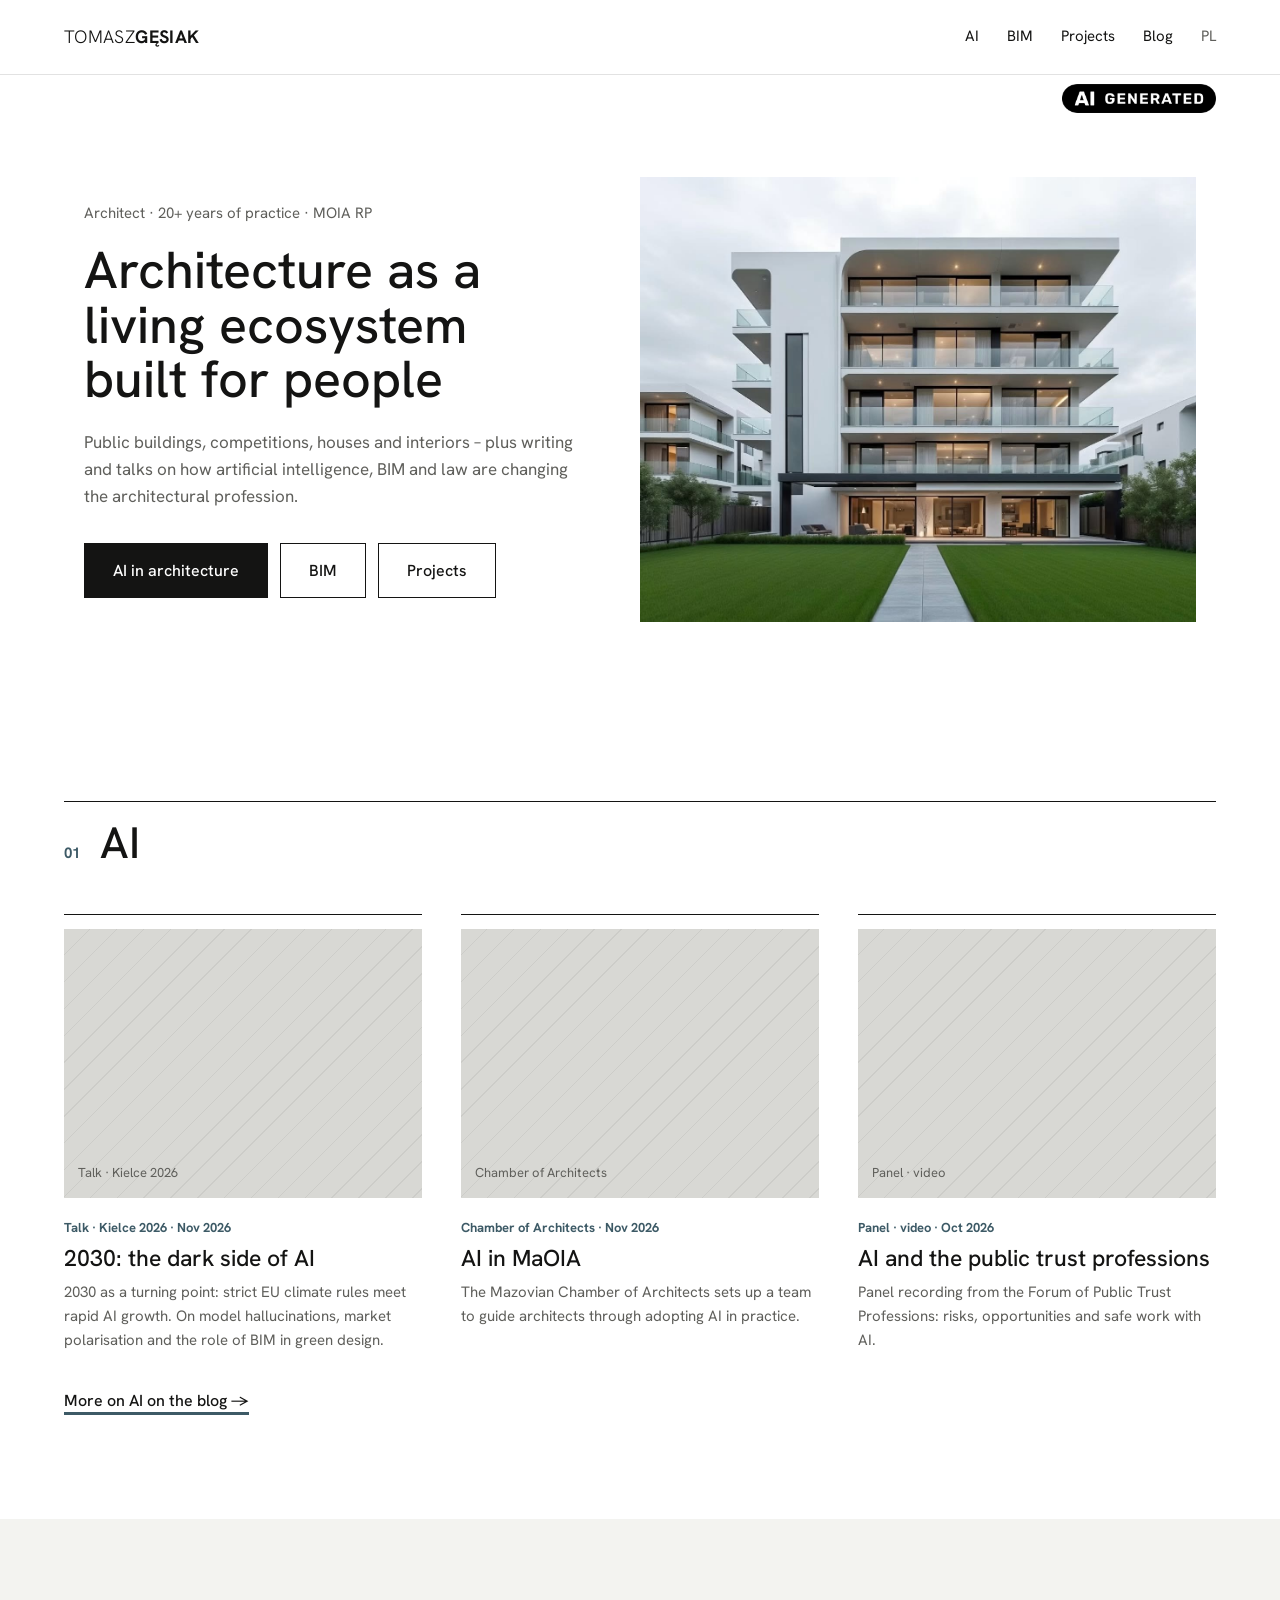
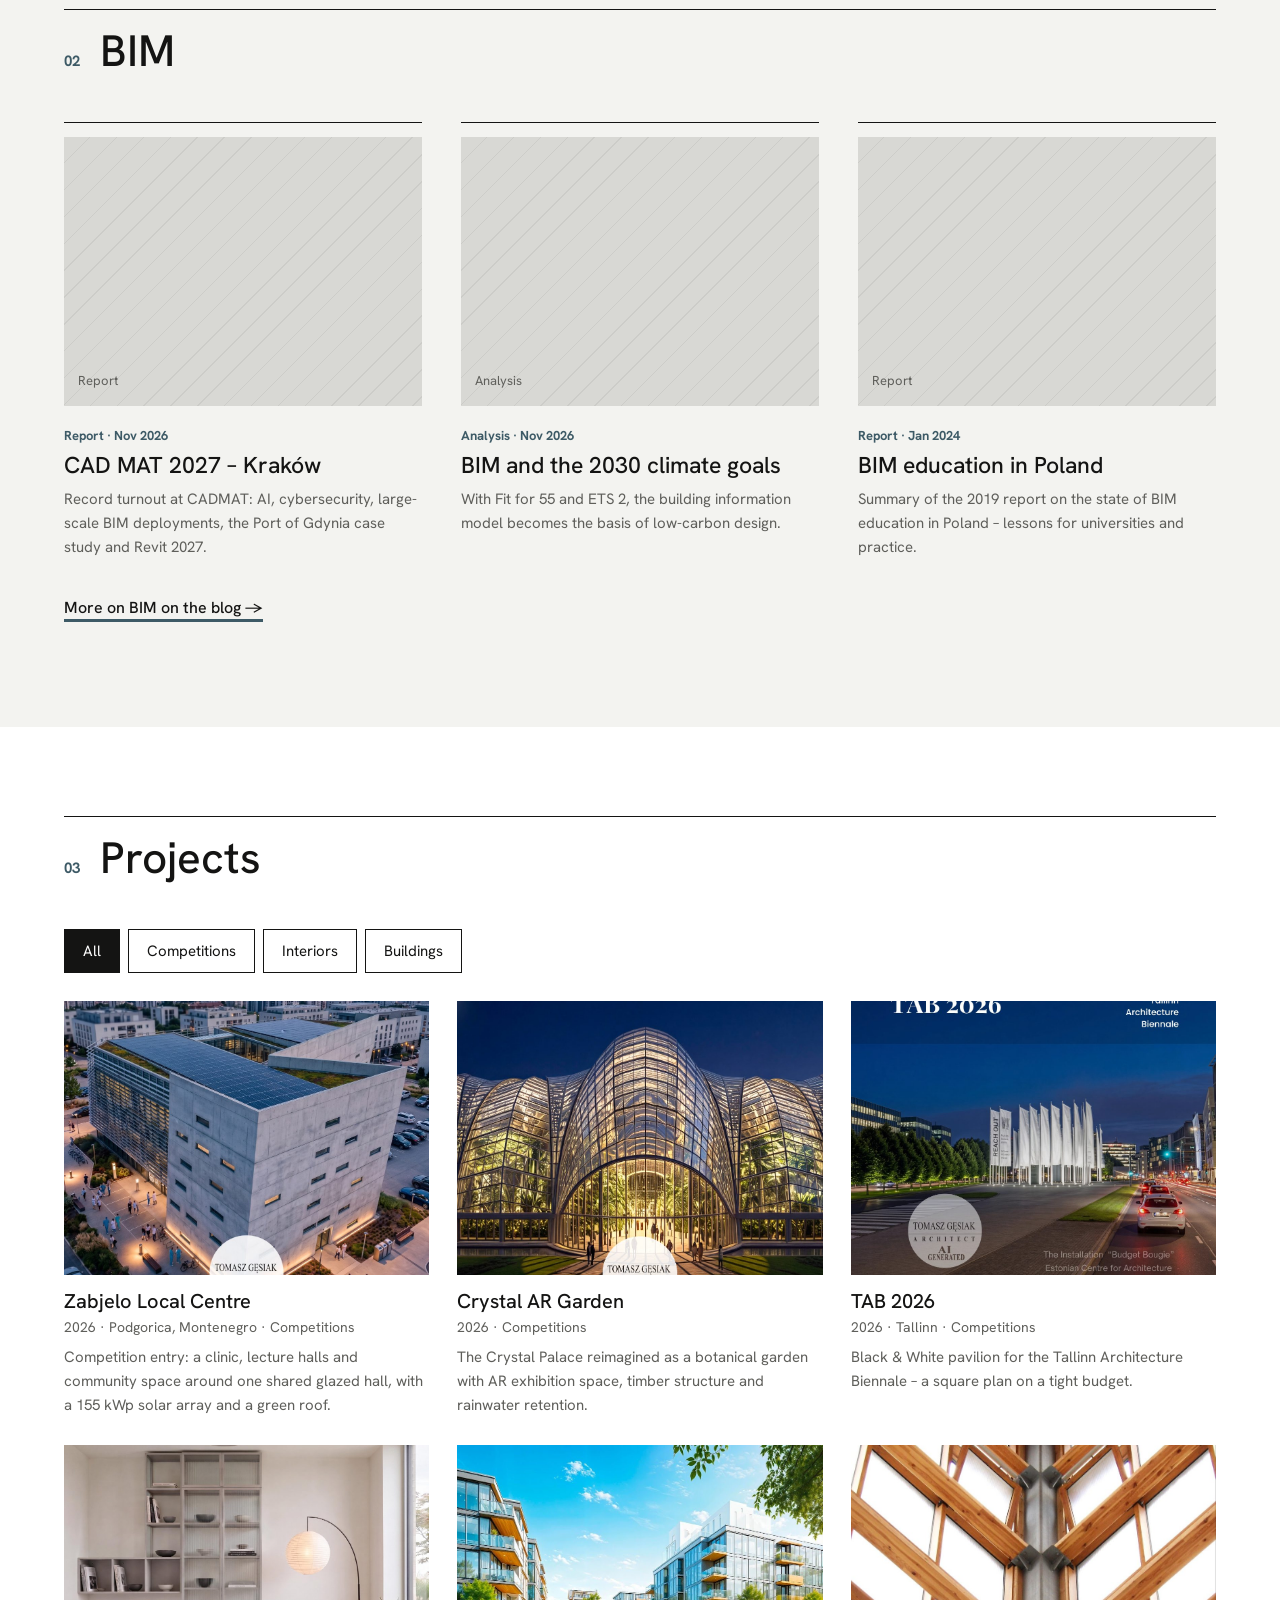
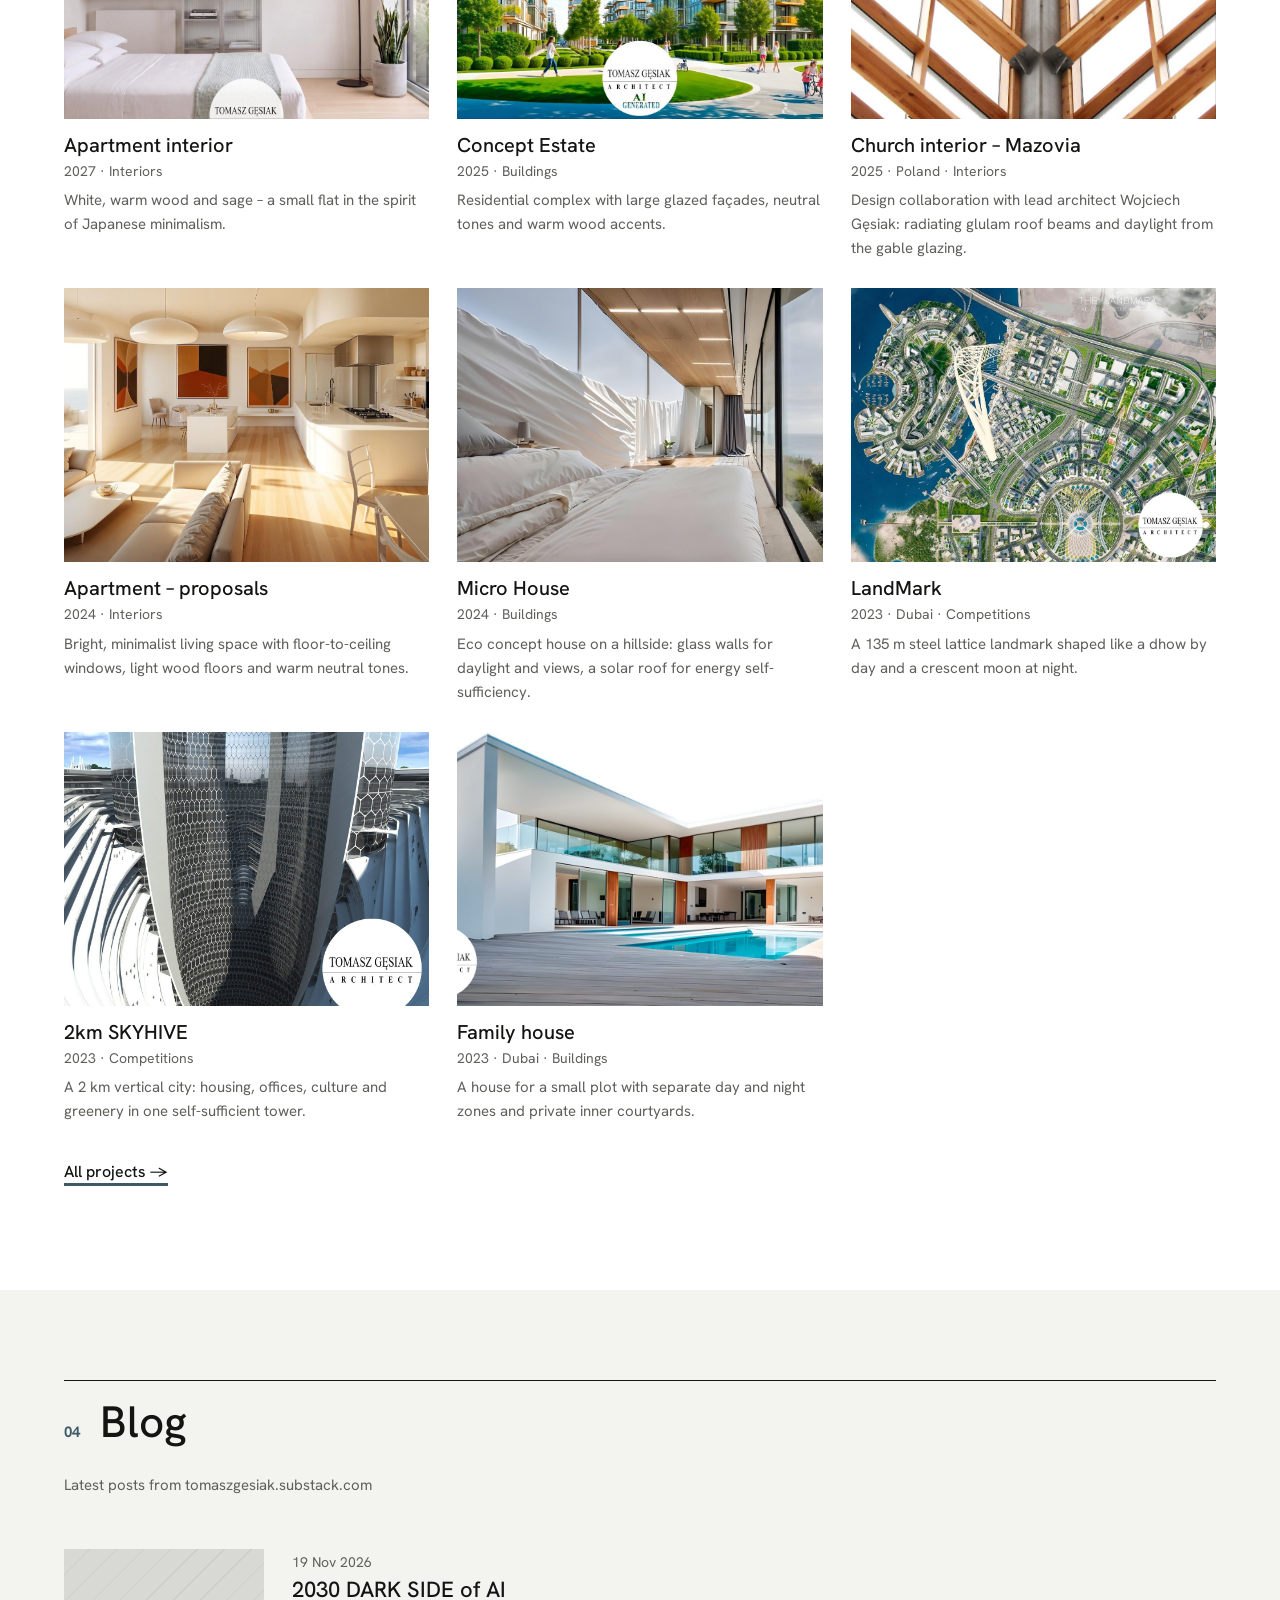
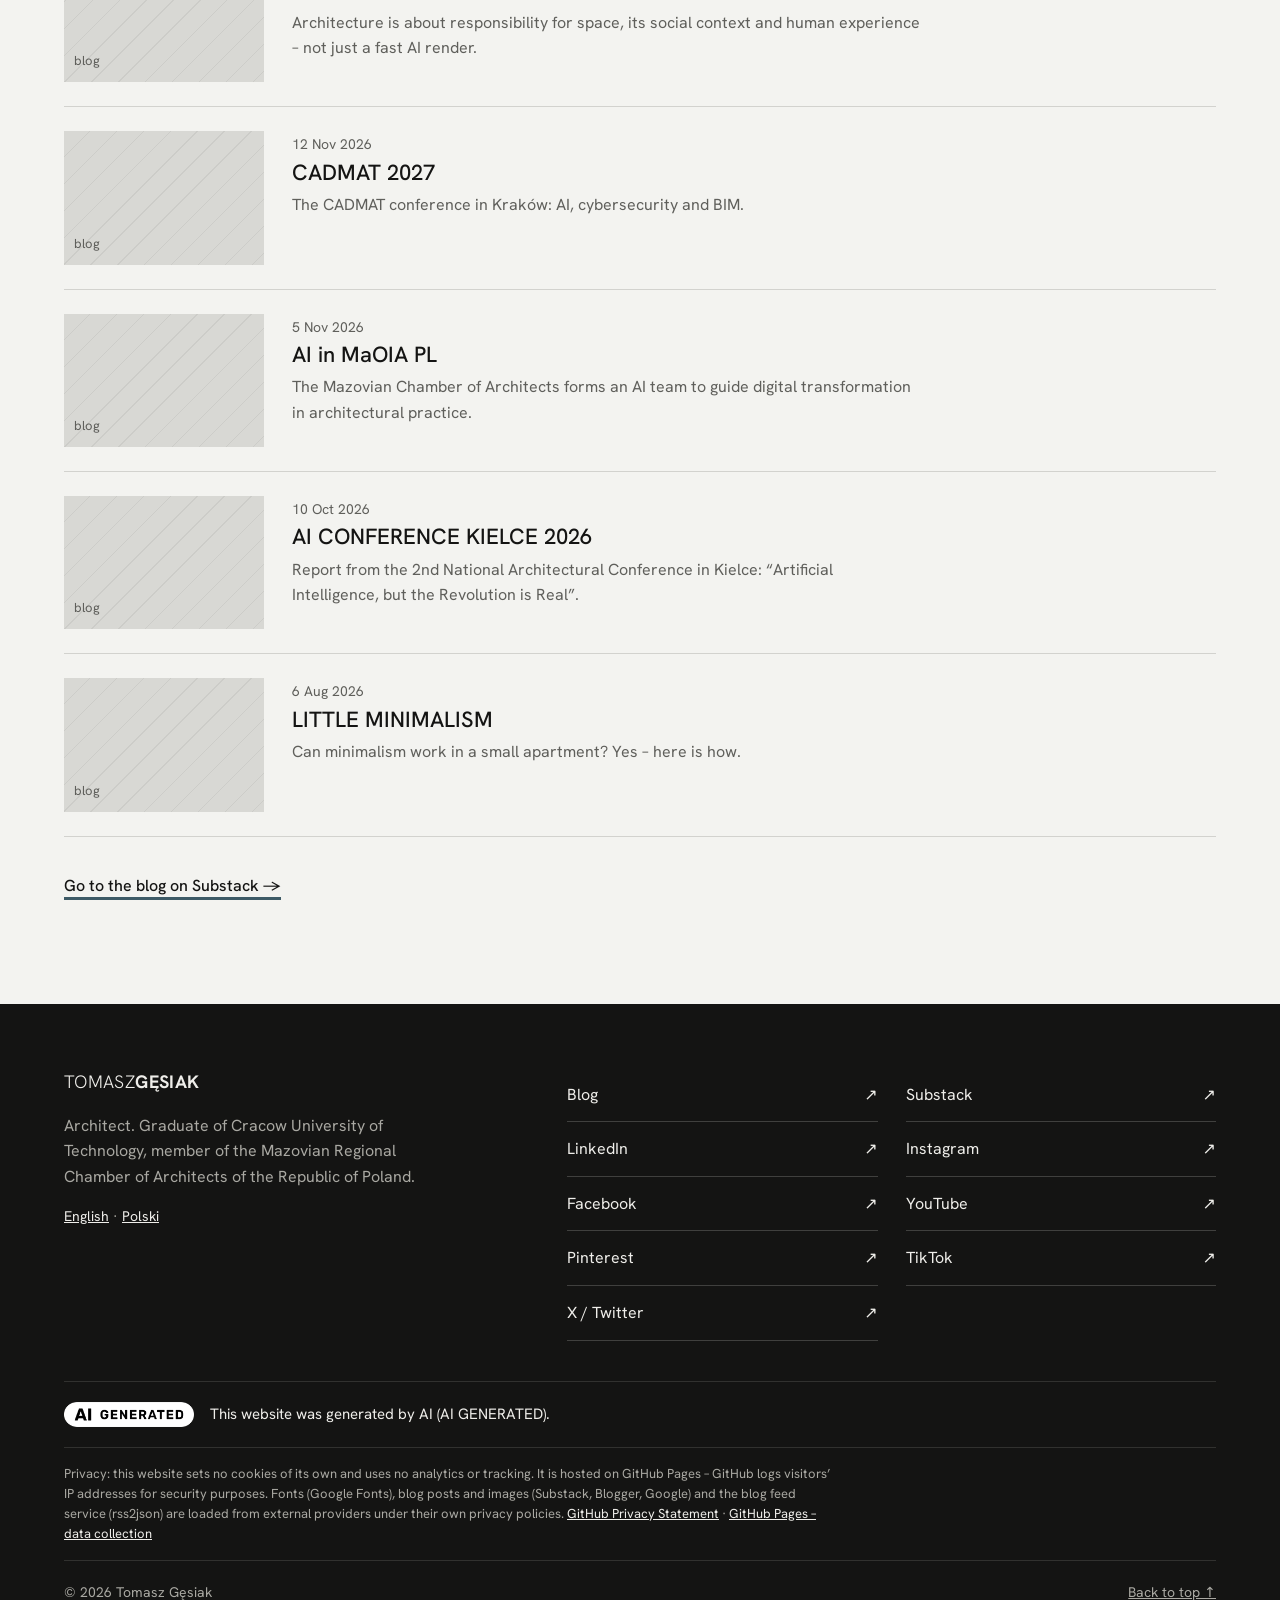
<file: index.html>
<!DOCTYPE html>
<html lang="en">
<head>
<meta charset="utf-8">
<meta name="viewport" content="width=device-width, initial-scale=1">
<title>Tomasz Gęsiak – Architect</title>
<meta name="description" content="Tomasz Gęsiak – architect. AI and BIM in architecture, projects, competitions and a blog on urbanism and the architectural profession.">
<link rel="alternate" hreflang="en" href="./">
<link rel="alternate" hreflang="pl" href="pl/">
<link rel="alternate" hreflang="x-default" href="./">
<link rel="preconnect" href="https://fonts.googleapis.com">
<link rel="preconnect" href="https://fonts.gstatic.com" crossorigin>
<link href="https://fonts.googleapis.com/css2?family=Hanken+Grotesk:wght@300;400;500;700&display=swap" rel="stylesheet">
<link rel="stylesheet" href="css/style.css">
</head>
<body id="top">

<header class="top">
  <a class="logo" href="#top" aria-label="Tomasz Gęsiak – back to top">TOMASZ<b>GĘSIAK</b></a>
  <button class="burger" aria-expanded="false" aria-controls="menu" aria-label="Menu"><span></span><span></span></button>
  <nav id="menu">
    <a href="#ai">AI</a>
    <a href="#bim">BIM</a>
    <a href="#projects-section">Projects</a>
    <a href="#blog">Blog</a>
    <a class="lang" href="pl/" hreflang="pl" lang="pl">PL</a>
  </nav>
</header>

<img class="ai-badge" src="images/ai-generated.png" alt="AI GENERATED – this website was generated by AI" width="160" height="31">

<section class="hero">
  <div class="hero-txt">
    <p class="kicker">Architect · 20+ years of practice · MOIA RP</p>
    <h1>Architecture as a living ecosystem built for people</h1>
    <p class="lead">Public buildings, competitions, houses and interiors – plus writing and talks on how artificial intelligence, BIM and law are changing the architectural profession.</p>
    <div class="btns">
      <a class="btn" href="#ai">AI in architecture</a>
      <a class="btn ghost" href="#bim">BIM</a>
      <a class="btn ghost" href="#projects-section">Projects</a>
    </div>
  </div>
  <figure class="hero-pic">
    <img id="hero-img" src="images/hero.jpg" alt="Visualisation of a residential building – white façade, glazed balconies, garden" width="1280" height="1021">
  </figure>
</section>

<section class="band" id="ai">
  <div class="sec-head"><span class="num">01</span><h2>AI</h2></div>
  <div class="arts" id="ai-arts"></div>
  <p class="more"><a href="https://tomaszgesiak.substack.com/">More on AI on the blog →</a></p>
</section>

<section class="band alt" id="bim">
  <div class="sec-head"><span class="num">02</span><h2>BIM</h2></div>
  <div class="arts" id="bim-arts"></div>
  <p class="more"><a href="https://tomaszgesiak.substack.com/">More on BIM on the blog →</a></p>
</section>

<section class="band" id="projects-section">
  <div class="sec-head"><span class="num">03</span><h2>Projects</h2></div>
  <div class="filters" role="tablist" aria-label="Project filter"></div>
  <div class="grid" id="projects"></div>
  <p class="more"><a href="https://sites.google.com/view/tomaszgesiak/projects">All projects →</a></p>
</section>

<section class="band alt" id="blog">
  <div class="sec-head"><span class="num">04</span><h2>Blog</h2></div>
  <p class="note">Latest posts from tomaszgesiak.substack.com</p>
  <div class="posts" id="posts"></div>
  <p class="more"><a href="https://tomaszgesiak.substack.com/">Go to the blog on Substack →</a></p>
</section>

<footer class="foot">
  <div class="foot-in">
    <div>
      <a class="logo" href="#top">TOMASZ<b>GĘSIAK</b></a>
      <p>Architect. Graduate of Cracow University of Technology, member of the Mazovian Regional Chamber of Architects of the Republic of Poland.</p>
      <p class="langs"><a href="./" hreflang="en" lang="en">English</a> · <a href="pl/" hreflang="pl" lang="pl">Polski</a></p>
    </div>
    <ul class="social" id="social" aria-label="Social media"></ul>
  </div>
  <div class="foot-ai">
    <img src="images/ai-generated.png" alt="AI GENERATED" width="130" height="25">
    <p>This website was generated by AI (AI GENERATED).</p>
  </div>
  <div class="foot-privacy">
    <p>Privacy: this website sets no cookies of its own and uses no analytics or tracking. It is hosted on GitHub Pages – GitHub logs visitors’ IP addresses for security purposes. Fonts (Google Fonts), blog posts and images (Substack, Blogger, Google) and the blog feed service (rss2json) are loaded from external providers under their own privacy policies. <a href="https://docs.github.com/en/site-policy/privacy-policies/github-general-privacy-statement" target="_blank" rel="noopener">GitHub Privacy Statement</a> · <a href="https://docs.github.com/en/pages/getting-started-with-github-pages/about-github-pages#data-collection" target="_blank" rel="noopener">GitHub Pages – data collection</a></p>
  </div>
  <div class="foot-bar"><span>© <span id="year"></span> Tomasz Gęsiak</span><a href="#top">Back to top ↑</a></div>
</footer>

<script src="js/data.js"></script>
<script src="js/main.js"></script>

</body>
</html>
</file>
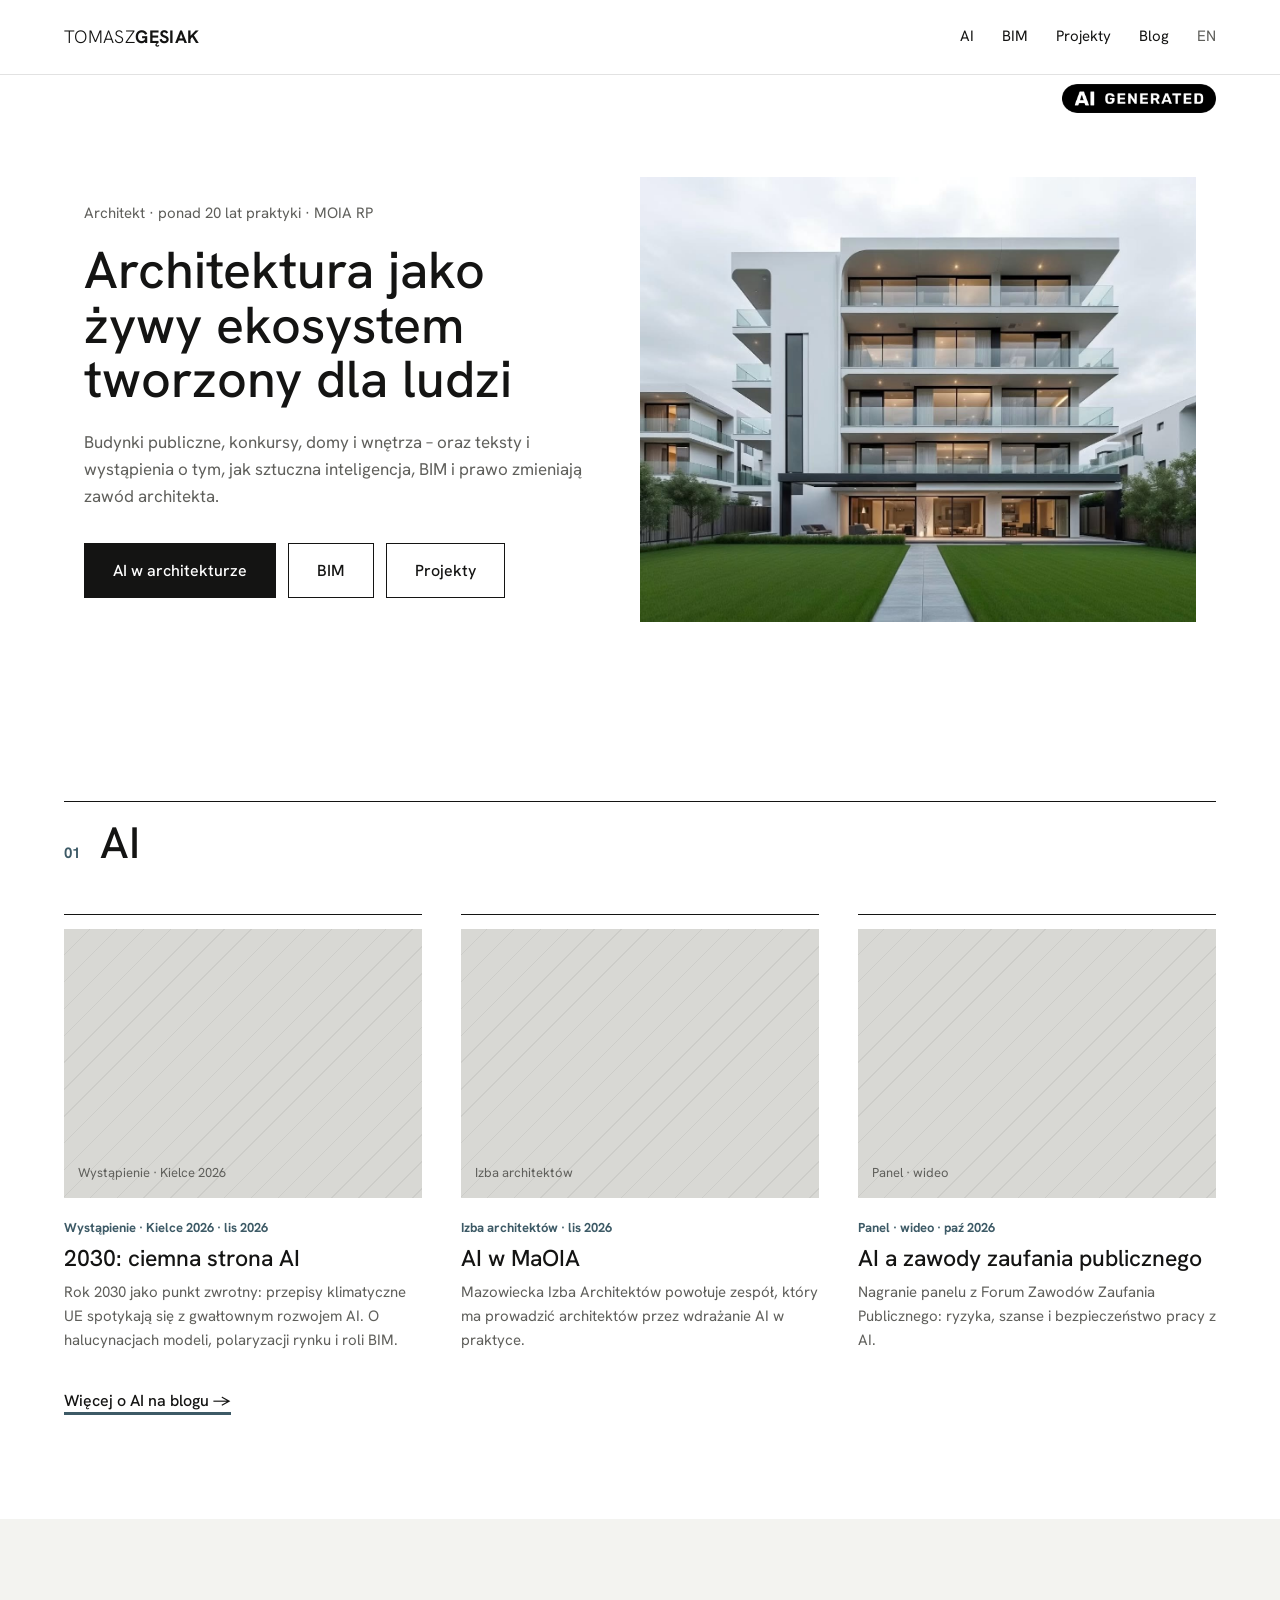
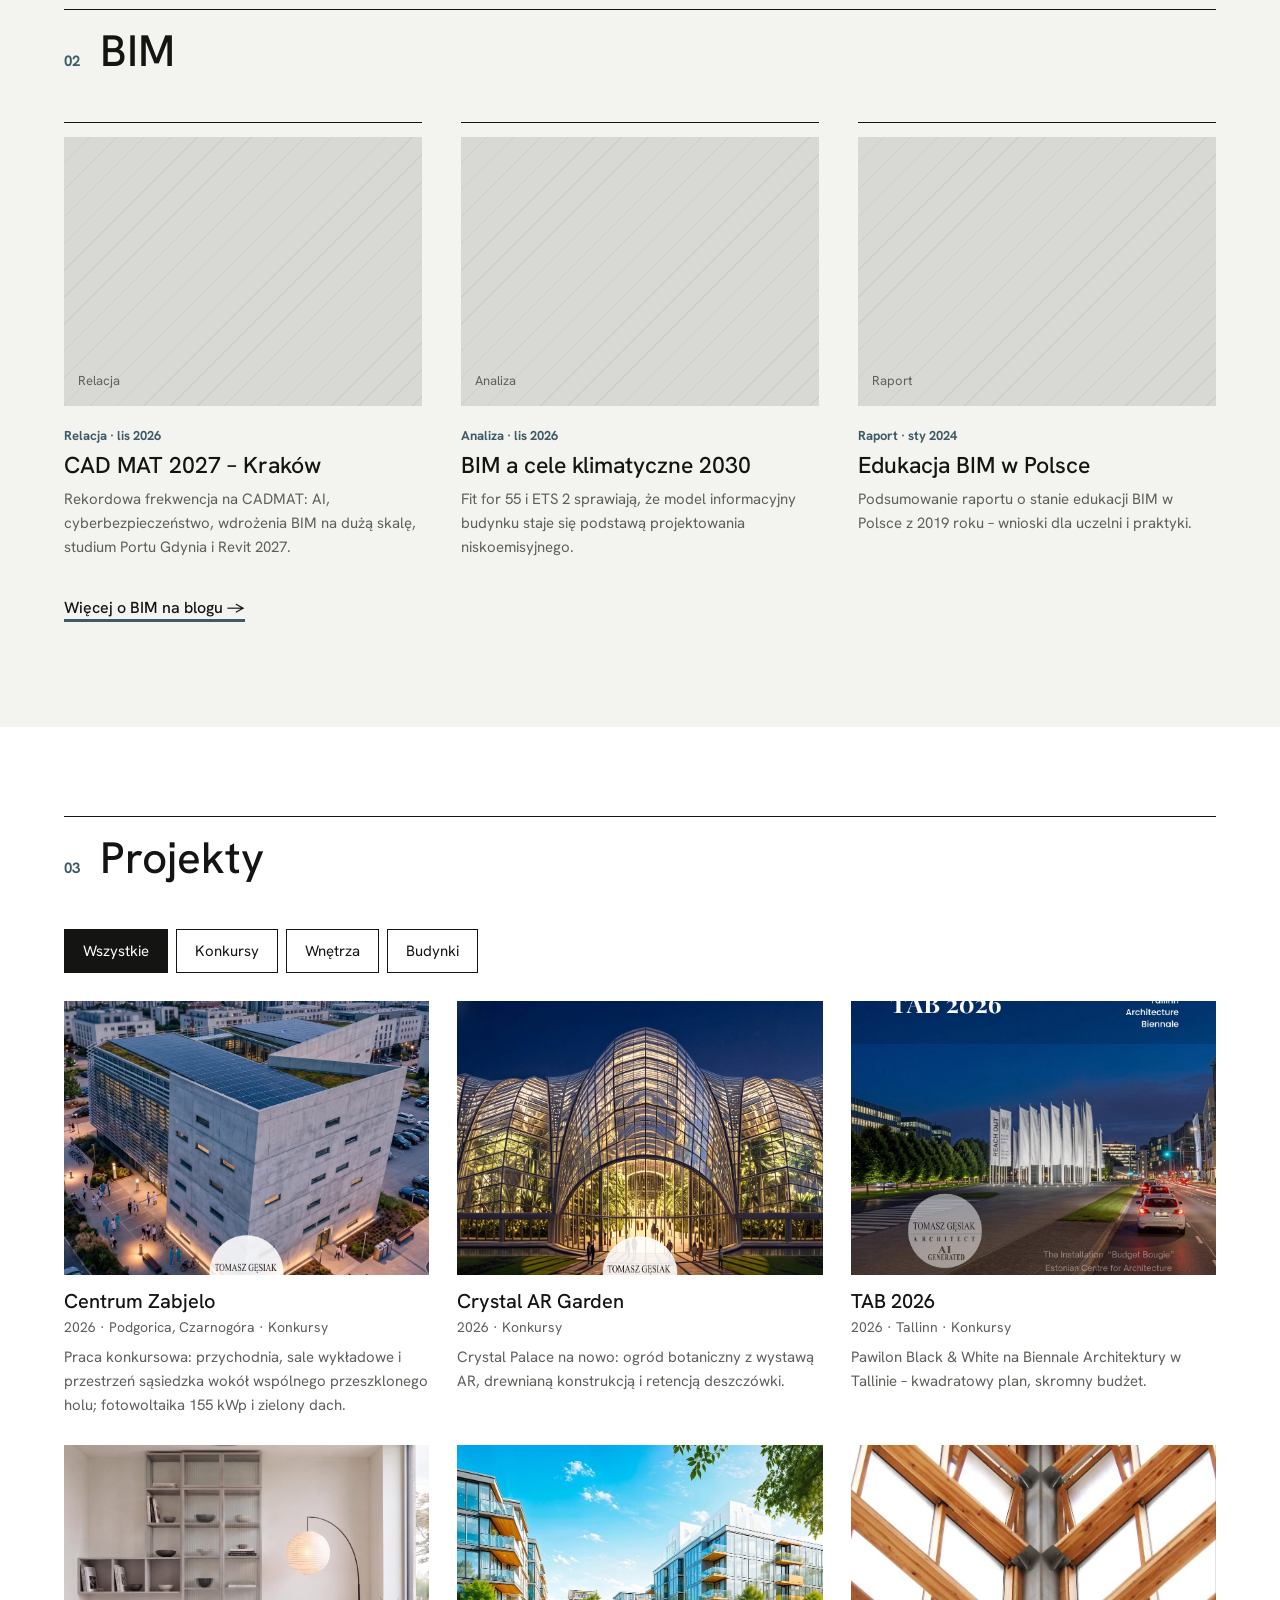
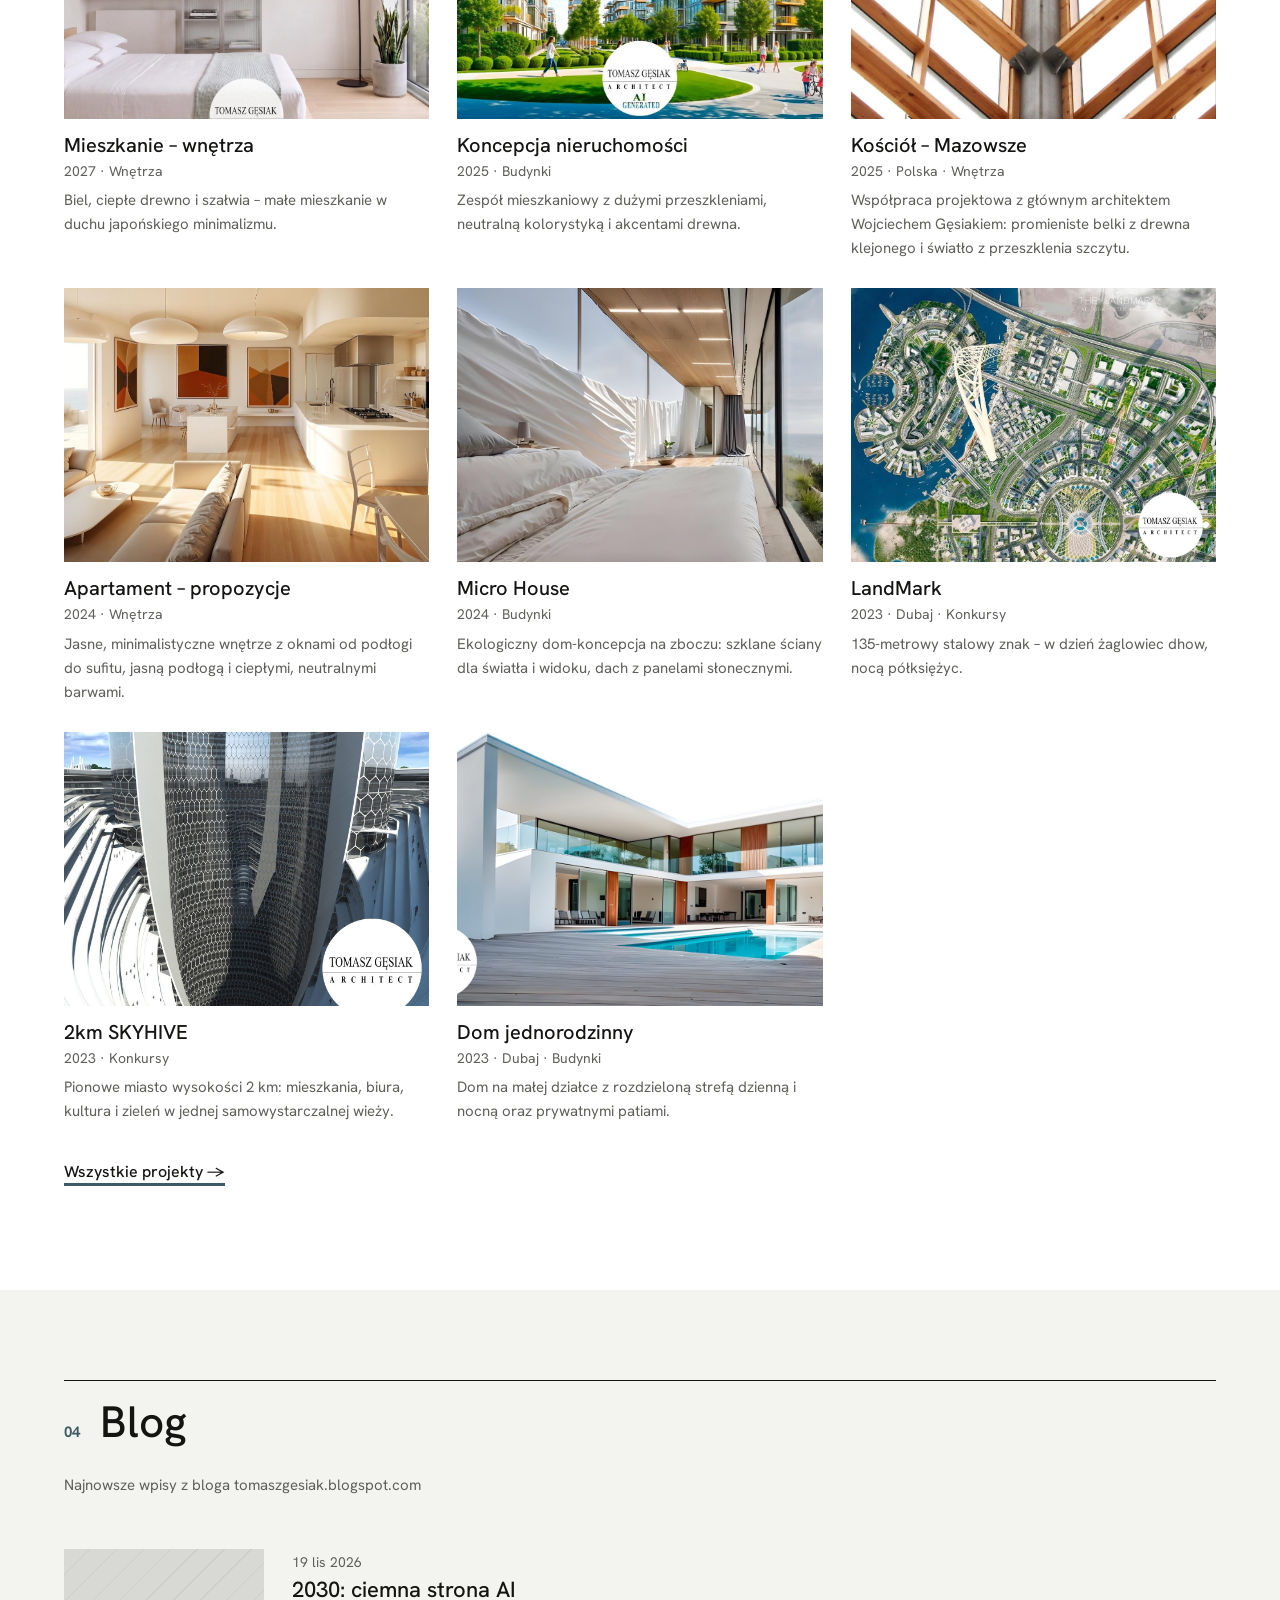
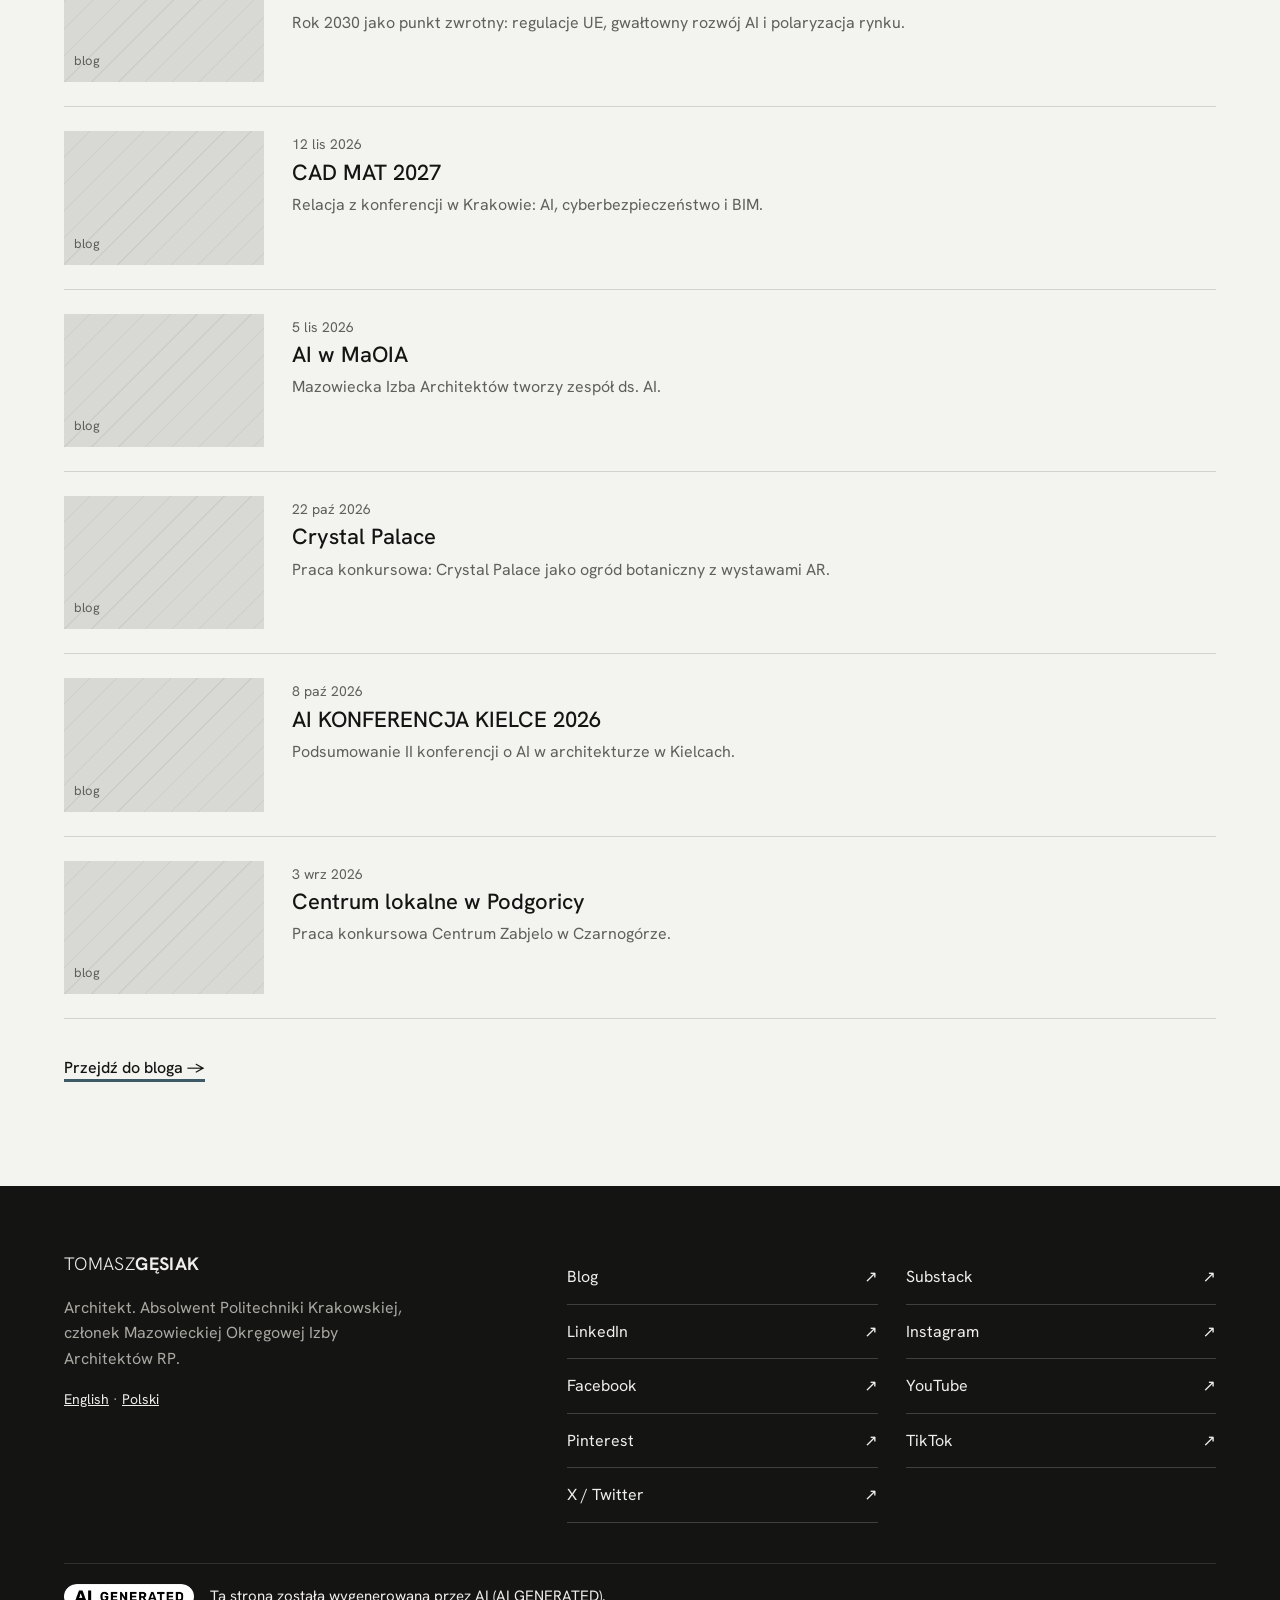
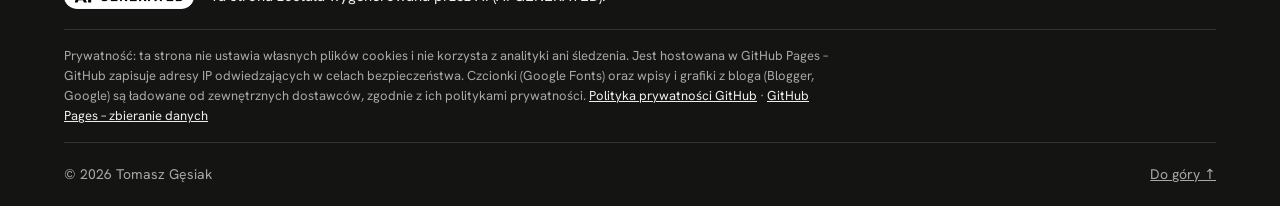
<file: pl/index.html>
<!DOCTYPE html>
<html lang="pl">
<head>
<meta charset="utf-8">
<meta name="viewport" content="width=device-width, initial-scale=1">
<title>Tomasz Gęsiak – Architekt</title>
<meta name="description" content="Tomasz Gęsiak – architekt. AI i BIM w architekturze, projekty, konkursy oraz blog o urbanistyce i zawodzie architekta.">
<link rel="alternate" hreflang="en" href=".././">
<link rel="alternate" hreflang="pl" href="../pl/">
<link rel="alternate" hreflang="x-default" href=".././">
<link rel="preconnect" href="https://fonts.googleapis.com">
<link rel="preconnect" href="https://fonts.gstatic.com" crossorigin>
<link href="https://fonts.googleapis.com/css2?family=Hanken+Grotesk:wght@300;400;500;700&display=swap" rel="stylesheet">
<link rel="stylesheet" href="../css/style.css">
</head>
<body id="top">

<header class="top">
  <a class="logo" href="#top" aria-label="Tomasz Gęsiak – początek strony">TOMASZ<b>GĘSIAK</b></a>
  <button class="burger" aria-expanded="false" aria-controls="menu" aria-label="Menu"><span></span><span></span></button>
  <nav id="menu">
    <a href="#ai">AI</a>
    <a href="#bim">BIM</a>
    <a href="#projekty">Projekty</a>
    <a href="#blog">Blog</a>
    <a class="lang" href="../" hreflang="en" lang="en">EN</a>
  </nav>
</header>

<img class="ai-badge" src="../images/ai-generated.png" alt="AI GENERATED – strona wygenerowana przez AI" width="160" height="31">

<section class="hero">
  <div class="hero-txt">
    <p class="kicker">Architekt · ponad 20 lat praktyki · MOIA RP</p>
    <h1>Architektura jako żywy ekosystem tworzony dla ludzi</h1>
    <p class="lead">Budynki publiczne, konkursy, domy i wnętrza – oraz teksty i wystąpienia o tym, jak sztuczna inteligencja, BIM i prawo zmieniają zawód architekta.</p>
    <div class="btns">
      <a class="btn" href="#ai">AI w architekturze</a>
      <a class="btn ghost" href="#bim">BIM</a>
      <a class="btn ghost" href="#projekty">Projekty</a>
    </div>
  </div>
  <figure class="hero-pic">
    <img id="hero-img" src="../images/hero.jpg" alt="Wizualizacja budynku mieszkalnego – biała elewacja, przeszklone balkony, ogród" width="1280" height="1021">
  </figure>
</section>

<section class="band" id="ai">
  <div class="sec-head"><span class="num">01</span><h2>AI</h2></div>
  <div class="arts" id="ai-arts"></div>
  <p class="more"><a href="https://tomaszgesiak.blogspot.com/">Więcej o AI na blogu →</a></p>
</section>

<section class="band alt" id="bim">
  <div class="sec-head"><span class="num">02</span><h2>BIM</h2></div>
  <div class="arts" id="bim-arts"></div>
  <p class="more"><a href="https://tomaszgesiak.blogspot.com/">Więcej o BIM na blogu →</a></p>
</section>

<section class="band" id="projekty">
  <div class="sec-head"><span class="num">03</span><h2>Projekty</h2></div>
  <div class="filters" role="tablist" aria-label="Filtr projektów"></div>
  <div class="grid" id="projects"></div>
  <p class="more"><a href="https://sites.google.com/view/tomaszgesiak/projekty">Wszystkie projekty →</a></p>
</section>

<section class="band alt" id="blog">
  <div class="sec-head"><span class="num">04</span><h2>Blog</h2></div>
  <p class="note">Najnowsze wpisy z bloga tomaszgesiak.blogspot.com</p>
  <div class="posts" id="posts"></div>
  <p class="more"><a href="https://tomaszgesiak.blogspot.com/">Przejdź do bloga →</a></p>
</section>

<footer class="foot">
  <div class="foot-in">
    <div>
      <a class="logo" href="#top">TOMASZ<b>GĘSIAK</b></a>
      <p>Architekt. Absolwent Politechniki Krakowskiej, członek Mazowieckiej Okręgowej Izby Architektów RP.</p>
      <p class="langs"><a href=".././" hreflang="en" lang="en">English</a> · <a href="../pl/" hreflang="pl" lang="pl">Polski</a></p>
    </div>
    <ul class="social" id="social" aria-label="Media społecznościowe"></ul>
  </div>
  <div class="foot-ai">
    <img src="../images/ai-generated.png" alt="AI GENERATED" width="130" height="25">
    <p>Ta strona została wygenerowana przez AI (AI GENERATED).</p>
  </div>
  <div class="foot-privacy">
    <p>Prywatność: ta strona nie ustawia własnych plików cookies i nie korzysta z analityki ani śledzenia. Jest hostowana w GitHub Pages – GitHub zapisuje adresy IP odwiedzających w celach bezpieczeństwa. Czcionki (Google Fonts) oraz wpisy i grafiki z bloga (Blogger, Google) są ładowane od zewnętrznych dostawców, zgodnie z ich politykami prywatności. <a href="https://docs.github.com/en/site-policy/privacy-policies/github-general-privacy-statement" target="_blank" rel="noopener">Polityka prywatności GitHub</a> · <a href="https://docs.github.com/en/pages/getting-started-with-github-pages/about-github-pages#data-collection" target="_blank" rel="noopener">GitHub Pages – zbieranie danych</a></p>
  </div>
  <div class="foot-bar"><span>© <span id="year"></span> Tomasz Gęsiak</span><a href="#top">Do góry ↑</a></div>
</footer>

<script src="../js/data.js"></script>
<script src="../js/main.js"></script>
<script async src="https://tomaszgesiak.blogspot.com/feeds/posts/default?alt=json-in-script&max-results=6&callback=renderBlog"></script>
</body>
</html>
</file>
<file: css/style.css>
/*
VOICE: spokojny, precyzyjny, jak monografia architekta – dużo bieli, cienkie linie.
IDEA: plansza konkursowa – numerowane sekcje, siatka, rysunek aksonometryczny.
PICTURE: wizualizacja z Google Sites; zapasowo aksonometria bryły.
COLOUR and TYPE: biel, czerń, beton #d8d8d4, akcent grafitowo-szklany #3d5a66; Hanken Grotesk.
LAYOUT: numerowane sekcje jak we wzorcu „Clean”, siatka kart projektów, lista wpisów bloga.
*/
:root{
  color-scheme:light dark;
  --bg:light-dark(#ffffff,#1a1a19);
  --ink:light-dark(#141413,#efeeea);
  --mute:light-dark(#5f5f5b,#a9a8a2);
  --line:light-dark(#141413,#efeeea);
  --plane:light-dark(#d8d8d4,#3a3a37);
  --plane2:light-dark(#ecece8,#2a2a28);
  --alt:light-dark(#f3f3f0,#222220);
  --accent:light-dark(#3d5a66,#8fb3c2);
  --glass:light-dark(#c9d6db,#3d5a66);
  --max:1240px;
}
:root[data-theme=light]{color-scheme:light}
:root[data-theme=dark]{color-scheme:dark}
*{box-sizing:border-box;min-width:0}
html{scroll-behavior:smooth;scroll-padding-top:72px}
body{margin:0;background:var(--bg);color:var(--ink);font:16px/1.6 "Hanken Grotesk",system-ui,sans-serif;overflow-x:clip}
a{color:inherit}
img{display:block;max-width:100%}
h1,h2,h3{font-weight:500;line-height:1.05;text-wrap:balance;margin:0}

/* header */
.top{position:sticky;top:0;z-index:10;display:flex;align-items:center;justify-content:space-between;gap:16px;
  padding:14px max(5vw,16px);background:color-mix(in srgb,var(--bg) 92%,transparent);backdrop-filter:blur(8px);border-bottom:1px solid color-mix(in srgb,var(--ink) 12%,transparent)}
.logo{text-decoration:none;font-weight:300;letter-spacing:.02em;font-size:18px}
.logo b{font-weight:700}
nav{display:flex;gap:28px;flex-wrap:wrap}
nav a{text-decoration:none;font-size:15px;padding:10px 0;border-bottom:2px solid transparent}
nav a:hover,nav a:focus-visible{border-color:var(--accent)}
nav .lang{color:var(--mute)}
.burger{display:none;width:44px;height:44px;border:0;background:none;cursor:pointer;padding:12px}
.burger span{display:block;height:2px;background:var(--ink);margin:6px 0;transition:transform .2s}

/* hero */
.hero{position:relative;display:grid;grid-template-columns:minmax(0,1fr) minmax(0,1.1fr);gap:clamp(24px,4vw,64px);align-items:center;
  max-width:var(--max);margin:0 auto;padding:clamp(72px,8vw,112px) max(5vw,16px) clamp(40px,7vw,96px)}
.kicker{color:var(--mute);margin:0 0 18px;font-size:15px}
h1{font-size:clamp(34px,4.6vw,52px)}
.lead{font-size:17px;max-width:52ch;color:var(--mute);margin:22px 0 32px}
.btn{display:inline-block;padding:14px 28px;border:1.5px solid var(--ink);text-decoration:none;font-weight:500;
  background:var(--ink);color:var(--bg);transition:transform .15s}
.btn.ghost{background:transparent;color:var(--ink)}
.btns{display:flex;flex-wrap:wrap;gap:12px}
.btn:hover{transform:translateY(-2px)}
.hero-pic{margin:0;color:var(--ink);position:relative;aspect-ratio:5/4;background:var(--plane2);overflow:hidden}
.hero-pic img{position:absolute;inset:0;width:100%;height:100%;object-fit:cover;z-index:1}
.hero-fallback{position:absolute;inset:8%;width:84%;height:84%}

/* sekcje */
.band{padding:clamp(48px,7vw,104px) max(5vw,16px)}
.band>*{max-width:var(--max);margin-left:auto;margin-right:auto}
.alt{background:var(--alt)}
.dark{background:#141413;color:#efeeea;--mute:#a9a8a2;--ink:#efeeea}
.sec-head{display:flex;align-items:baseline;gap:20px;border-top:1.5px solid var(--line);padding-top:18px;margin-bottom:clamp(28px,4vw,48px)}
.num{font-size:15px;font-weight:700;color:var(--accent)}
h2{font-size:clamp(32px,4vw,44px)}
.big{font-size:clamp(20px,2.2vw,26px);line-height:1.35;max-width:34ch;margin:0 0 28px}
.cols{display:grid;grid-template-columns:repeat(2,minmax(0,1fr));gap:32px;color:var(--mute)}
.cols p{margin:0;max-width:60ch}
.facts{list-style:none;padding:0;margin:40px 0 0;display:grid;grid-template-columns:repeat(3,minmax(0,1fr));border-top:1px solid color-mix(in srgb,var(--ink) 20%,transparent)}
.facts li{padding:20px 20px 0 0}
.facts b{display:block;font-size:32px;font-weight:500}
.facts span{color:var(--mute);font-size:15px}

/* projekty */
.filters{display:flex;flex-wrap:wrap;gap:8px;margin-bottom:28px}
.filters button{font:inherit;font-size:15px;min-height:44px;padding:0 18px;border:1px solid var(--ink);background:transparent;color:var(--ink);cursor:pointer}
.filters button[aria-selected=true]{background:var(--ink);color:var(--bg)}
.grid{display:grid;grid-template-columns:repeat(auto-fill,minmax(min(100%,280px),1fr));gap:28px}
.card{text-decoration:none;display:flex;flex-direction:column}
.ph{position:relative;aspect-ratio:4/3;background:var(--plane);overflow:hidden;display:flex;align-items:flex-end;padding:14px}
.ph::before{content:"";position:absolute;inset:0;background:repeating-linear-gradient(135deg,transparent 0 18px,color-mix(in srgb,var(--ink) 6%,transparent) 18px 19px)}
.ph em{position:relative;font-style:normal;font-size:13px;color:var(--mute)}
.ph img{position:absolute;inset:0;width:100%;height:100%;object-fit:cover;transition:transform .5s}
.card:hover img{transform:scale(1.04)}
.card h3{font-size:20px;margin:16px 0 4px}
.meta{font-size:14px;color:var(--mute);margin:0 0 6px}
.card p.d{margin:0;font-size:15px;color:var(--mute)}
.more{margin-top:36px}
.more a{font-weight:500;text-decoration-color:var(--accent);text-decoration-thickness:3px;text-underline-offset:6px}

/* blog */
.note{color:var(--mute);margin:-20px 0 28px;font-size:15px}
.posts{display:grid;gap:0}
.post{display:grid;grid-template-columns:200px minmax(0,1fr);gap:28px;padding:24px 0;border-bottom:1px solid color-mix(in srgb,var(--ink) 15%,transparent);text-decoration:none}
.post .ph{aspect-ratio:3/2;padding:10px}
.post time{font-size:14px;color:var(--mute);white-space:nowrap}
.post h3{font-size:22px;margin:4px 0 8px}
.post p{margin:0;color:var(--mute);max-width:70ch}
.post:hover h3{text-decoration:underline;text-decoration-color:var(--accent);text-decoration-thickness:3px}


/* AI / BIM */
.topic{display:grid;grid-template-columns:minmax(0,1fr) minmax(0,2fr);gap:clamp(28px,4vw,56px);align-items:start}
.intro .big{font-size:clamp(19px,1.9vw,23px)}
.sub{font-size:15px;font-weight:700;margin:0 0 8px}
.roles{list-style:none;margin:0;padding:0}
.roles li{padding:12px 0;border-top:1px solid color-mix(in srgb,var(--ink) 15%,transparent)}
.roles b{display:block;font-weight:500}
.roles span{font-size:14px;color:var(--mute)}
.roles a{text-decoration-color:var(--accent);text-underline-offset:4px}
.arts{display:grid;grid-template-columns:repeat(3,minmax(0,1fr));gap:clamp(20px,3vw,40px)}
.art{text-decoration:none;display:flex;flex-direction:column;border-top:1.5px solid var(--ink);padding-top:14px}
.art .ph{aspect-ratio:4/3;margin-bottom:16px}
.art.feat{grid-column:1/-1;display:grid;grid-template-columns:minmax(0,1.2fr) minmax(0,1fr);gap:24px}
.art.feat .ph{margin:0;aspect-ratio:4/3}
.art.feat h3{font-size:clamp(24px,2.6vw,32px)}
.art h3{font-size:clamp(20px,1.8vw,24px);margin:6px 0 10px}
.art p{margin:0;font-size:15px;color:var(--mute)}
.tag{font-size:13px;color:var(--accent);font-weight:700}
.art:hover h3{text-decoration:underline;text-decoration-color:var(--accent);text-underline-offset:4px}
.press{grid-column:1/-1;margin-top:8px}
.press ul{list-style:none;margin:0;padding:0;display:grid;grid-template-columns:repeat(2,minmax(0,1fr));gap:0 28px}
.press li a{display:flex;justify-content:space-between;gap:12px;padding:14px 0;border-bottom:1px solid color-mix(in srgb,var(--ink) 15%,transparent);text-decoration:none}
.press li a:hover{color:var(--accent)}
.press small{color:var(--mute);white-space:nowrap;font-size:13px}

/* stopka */
.foot{background:#141413;color:#efeeea;padding:clamp(40px,5vw,72px) max(5vw,16px) 0}
.foot-in{max-width:var(--max);margin:0 auto;display:grid;grid-template-columns:minmax(0,1fr) minmax(0,1.4fr);gap:40px;padding-bottom:40px}
.foot-in p{color:#a9a8a2;max-width:40ch}
.social{list-style:none;margin:0;padding:0;display:grid;grid-template-columns:repeat(2,minmax(0,1fr));gap:0 28px}
.social a{display:flex;justify-content:space-between;padding:14px 0;border-bottom:1px solid #efeeea33;text-decoration:none}
.social a:hover{color:#8fb3c2}
.foot-bar{max-width:var(--max);margin:0 auto;display:flex;justify-content:space-between;flex-wrap:wrap;gap:12px;padding:20px 0;border-top:1px solid #efeeea22;font-size:14px;color:#a9a8a2}

/* znaczek AI GENERATED */
.ai-badge{position:absolute;top:84px;right:max(5vw,16px);z-index:5;width:clamp(110px,12vw,160px);height:auto}
@media(prefers-color-scheme:dark){:root:not([data-theme=light]) .ai-badge{filter:invert(1)}}
:root[data-theme=dark] .ai-badge{filter:invert(1)}
.foot-ai{max-width:var(--max);margin:0 auto;display:flex;align-items:center;flex-wrap:wrap;gap:16px;padding:20px 0;border-top:1px solid #efeeea22}
.foot-ai img{filter:invert(1);width:130px;height:auto}
.foot-ai p{margin:0;color:#efeeea;font-size:15px}

a:focus-visible,button:focus-visible{outline:2px solid var(--accent);outline-offset:3px}

@media(max-width:860px){
  .arts{grid-template-columns:repeat(2,minmax(0,1fr))}
  .hero{grid-template-columns:minmax(0,1fr)}
  .cols,.topic,.foot-in{grid-template-columns:minmax(0,1fr)}
}
@media(max-width:700px){
  .ai-badge{top:76px}
  .hero{padding-top:72px}
  .burger{display:block}
  nav{display:none;position:absolute;top:100%;left:0;right:0;flex-direction:column;gap:0;background:var(--bg);padding:8px max(5vw,16px) 16px;border-bottom:1px solid color-mix(in srgb,var(--ink) 12%,transparent)}
  nav.open{display:flex}
  .post{grid-template-columns:minmax(0,1fr);gap:14px}
  .arts,.art.feat,.press ul{grid-template-columns:minmax(0,1fr)}
}
@media(prefers-reduced-motion:reduce){html{scroll-behavior:auto}*{transition:none!important}}
.foot-in .langs a{color:#efeeea}
.foot-in .langs{font-size:14px}
.foot-privacy{max-width:var(--max);margin:0 auto;padding:16px 0;border-top:1px solid #efeeea22}
.foot-privacy p{margin:0;font-size:13px;line-height:1.55;color:#a9a8a2;max-width:110ch}
.foot-privacy a{color:#efeeea}
</file>
